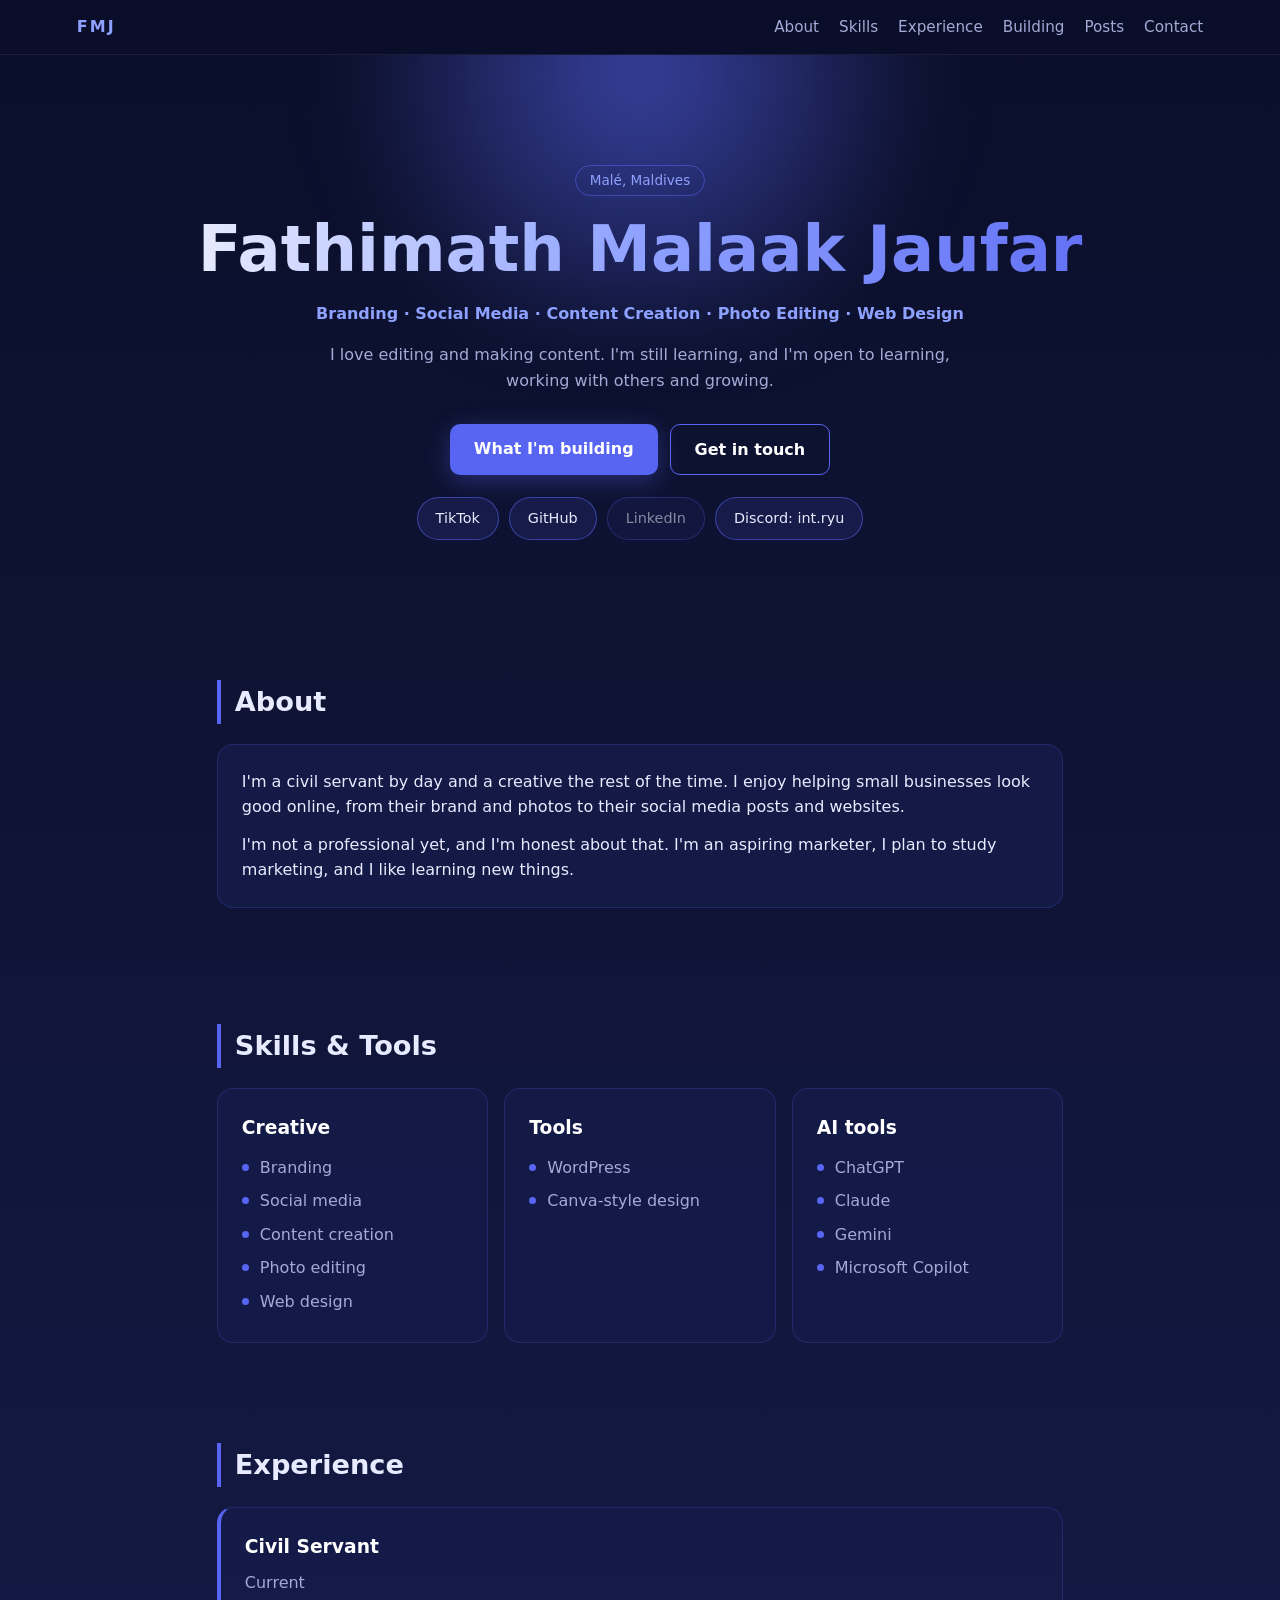
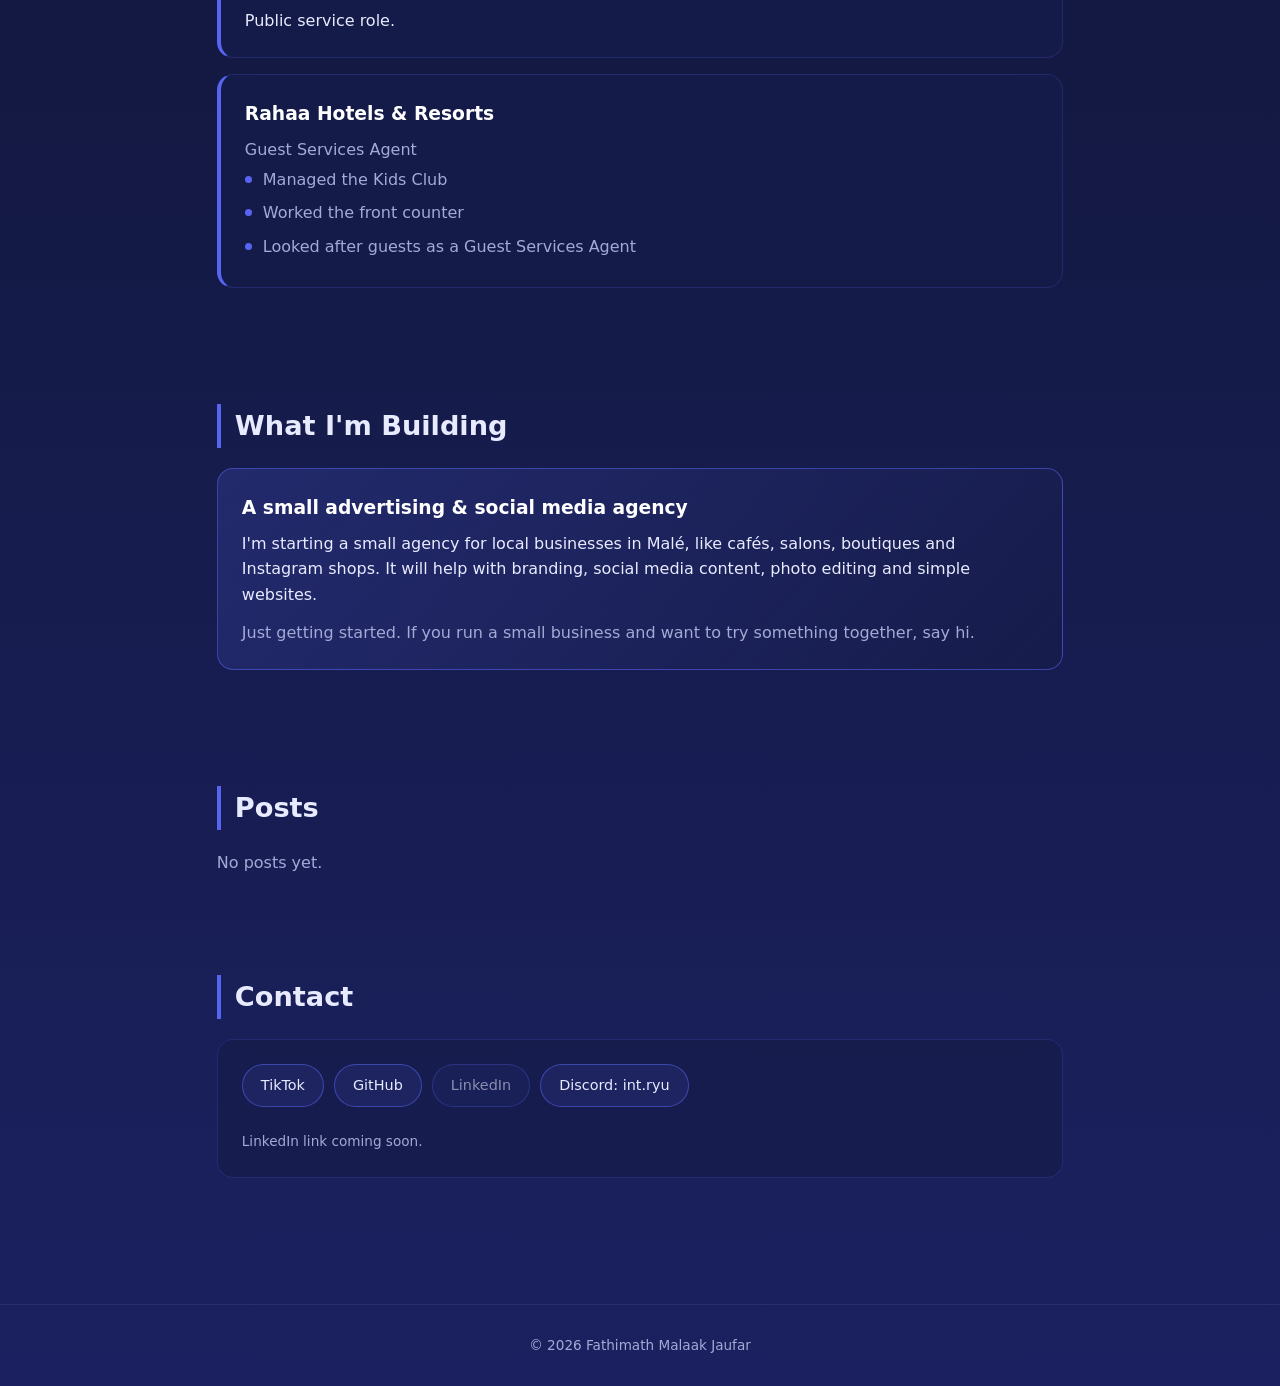
<file: index.html>
<!DOCTYPE html>
<html lang="en"><head><meta charset="utf-8"><meta name="viewport" content="width=device-width,initial-scale=1">
<title>Fathimath Malaak Jaufar</title>
<meta name="description" content="Fathimath Malaak Jaufar: branding, social media, content creation, photo editing and web design in Malé, Maldives.">
<link rel="stylesheet" href="style.css"></head><body>
<nav><a class="logo" href="#top">FMJ</a><div class="links"><a href="#about">About</a><a href="#skills">Skills</a><a href="#experience">Experience</a><a href="#building">Building</a><a href="#posts">Posts</a><a href="#contact">Contact</a></div></nav>
<header id="top" class="hero"><div class="glow"></div>
<p class="tag">Malé, Maldives</p>
<h1>Fathimath Malaak Jaufar</h1>
<p class="sub">Branding · Social Media · Content Creation · Photo Editing · Web Design</p>
<p class="lead">I love editing and making content. I'm still learning, and I'm open to learning, working with others and growing.</p>
<div class="cta"><a class="btn" href="#building">What I'm building</a><a class="btn ghost" href="#contact">Get in touch</a></div>
<div class="social"><a class="sbtn" href="https://www.tiktok.com/@yup.mv" target="_blank" rel="noopener">TikTok</a><a class="sbtn" href="https://github.com/reseachrandomv" target="_blank" rel="noopener">GitHub</a><span class="sbtn ph" title="Coming soon" aria-disabled="true">LinkedIn</span><button type="button" class="sbtn dc" data-user="int.ryu" title="Copy Discord username">Discord: int.ryu</button></div></header>
<main>
<section class="reveal" id="about"><h2>About</h2><div class="card"><p>I'm a civil servant by day and a creative the rest of the time. I enjoy helping small businesses look good online, from their brand and photos to their social media posts and websites.</p><p>I'm not a professional yet, and I'm honest about that. I'm an aspiring marketer, I plan to study marketing, and I like learning new things.</p></div></section>
<section class="reveal" id="skills"><h2>Skills &amp; Tools</h2><div class="grid">
<div class="card"><h3>Creative</h3><ul><li>Branding</li><li>Social media</li><li>Content creation</li><li>Photo editing</li><li>Web design</li></ul></div>
<div class="card"><h3>Tools</h3><ul><li>WordPress</li><li>Canva-style design</li></ul></div>
<div class="card"><h3>AI tools</h3><ul><li>ChatGPT</li><li>Claude</li><li>Gemini</li><li>Microsoft Copilot</li></ul></div></div></section>
<section class="reveal" id="experience"><h2>Experience</h2>
<div class="card tl"><h3>Civil Servant</h3><p class="muted">Current</p><p>Public service role.</p></div>
<div class="card tl"><h3>Rahaa Hotels &amp; Resorts</h3><p class="muted">Guest Services Agent</p><ul><li>Managed the Kids Club</li><li>Worked the front counter</li><li>Looked after guests as a Guest Services Agent</li></ul></div></section>
<section class="reveal" id="building"><h2>What I'm Building</h2><div class="card feature"><h3>A small advertising &amp; social media agency</h3><p>I'm starting a small agency for local businesses in Malé, like cafés, salons, boutiques and Instagram shops. It will help with branding, social media content, photo editing and simple websites.</p><p class="muted">Just getting started. If you run a small business and want to try something together, say hi.</p></div></section>
<section class="reveal" id="posts"><h2>Posts</h2><div id="post-list" class="posts"><p class="muted">Loading posts…</p></div></section>
<section class="reveal" id="contact"><h2>Contact</h2><div class="card contact"><div class="social"><a class="sbtn" href="https://www.tiktok.com/@yup.mv" target="_blank" rel="noopener">TikTok</a><a class="sbtn" href="https://github.com/reseachrandomv" target="_blank" rel="noopener">GitHub</a><span class="sbtn ph" title="Coming soon" aria-disabled="true">LinkedIn</span><button type="button" class="sbtn dc" data-user="int.ryu" title="Copy Discord username">Discord: int.ryu</button></div><p class="muted small">LinkedIn link coming soon.</p></div></section>
</main><footer>© <span id="y"></span> Fathimath Malaak Jaufar</footer>
<script>document.getElementById('y').textContent=new Date().getFullYear()
fetch('posts/posts.json',{cache:'no-store'}).then(r=>r.json()).then(d=>{
 const el=document.getElementById('post-list');const ps=(d.posts||[]).slice().sort((a,b)=>(b.date||'').localeCompare(a.date||''));
 if(!ps.length){el.innerHTML='<p class="muted">No posts yet.</p>';return}
 el.innerHTML='';ps.forEach(p=>{const c=document.createElement('article');c.className='card post';
  if(p.image){const i=document.createElement('img');i.src=p.image.replace(/^\//,'');i.alt=p.title||'';i.loading='lazy';c.appendChild(i)}
  const h=document.createElement('h3');h.textContent=p.title||'';const t=document.createElement('p');t.className='muted small';
  t.textContent=p.date?new Date(p.date+'T00:00').toLocaleDateString('en-GB',{day:'numeric',month:'long',year:'numeric'}):'';
  const b=document.createElement('p');b.textContent=p.text||'';b.style.whiteSpace='pre-line';c.append(h,t,b);el.appendChild(c)})
}).catch(()=>{document.getElementById('post-list').innerHTML='<p class="muted">Posts could not load.</p>'});

const io='IntersectionObserver' in window&&!matchMedia('(prefers-reduced-motion: reduce)').matches?new IntersectionObserver(es=>es.forEach(e=>{if(e.isIntersecting){e.target.classList.add('in');io.unobserve(e.target)}}),{threshold:.12}):null;
document.querySelectorAll('.reveal').forEach(el=>io?io.observe(el):el.classList.add('in'));

document.querySelectorAll('.dc').forEach(b=>b.addEventListener('click',()=>{const u=b.dataset.user,done=()=>{b.textContent='Copied: '+u;setTimeout(()=>b.textContent='Discord: '+u,1600)};
 if(navigator.clipboard)navigator.clipboard.writeText(u).then(done,()=>prompt('Discord username:',u));else prompt('Discord username:',u)}));
</script>
</body></html>
</file>
<file: style.css>
:root{--bg:#0b0f2a;--bg2:#141a45;--card:#161c4acc;--blurple:#5865F2;--glow:#8ea1ff;--text:#e8ebff;--muted:#a3aad6}
*{box-sizing:border-box;margin:0;padding:0}html{scroll-behavior:smooth}
body{font-family:system-ui,-apple-system,"Segoe UI",Roboto,sans-serif;color:var(--text);background:linear-gradient(180deg,var(--bg),var(--bg2) 60%,#1b2160);line-height:1.6;min-height:100vh}
nav{position:sticky;top:0;z-index:10;display:flex;justify-content:space-between;align-items:center;padding:14px 6vw;background:#0b0f2ae6;backdrop-filter:blur(8px);border-bottom:1px solid #ffffff12}
.logo{font-weight:800;color:var(--glow);text-decoration:none;letter-spacing:2px}
.links a{color:var(--muted);text-decoration:none;margin-left:20px;font-size:.95rem}.links a:hover{color:#fff}
.hero{position:relative;text-align:center;padding:110px 6vw 90px;overflow:hidden}
.glow{position:absolute;inset:-40% 20% auto;height:500px;background:radial-gradient(circle,#5865F299,transparent 65%);filter:blur(40px);z-index:-1}
.tag{display:inline-block;padding:4px 14px;border:1px solid #5865F288;border-radius:99px;color:var(--glow);font-size:.85rem;margin-bottom:18px}
h1{font-size:clamp(2.2rem,6vw,4rem);line-height:1.1;background:linear-gradient(90deg,#fff,var(--glow),var(--blurple));-webkit-background-clip:text;background-clip:text;color:transparent}
.sub{margin:16px 0;color:var(--glow);font-weight:600}.lead{max-width:620px;margin:0 auto;color:var(--muted)}
.cta{margin-top:30px;display:flex;gap:12px;justify-content:center;flex-wrap:wrap}
.btn{display:inline-block;padding:12px 24px;border-radius:10px;background:var(--blurple);color:#fff;text-decoration:none;font-weight:600;box-shadow:0 6px 24px #5865F255;transition:.2s}
.btn:hover{transform:translateY(-2px);box-shadow:0 8px 30px #5865F288}.btn.ghost{background:transparent;border:1px solid var(--blurple);box-shadow:none}
main{max-width:1000px;margin:0 auto;padding:0 6vw 60px}section{padding:50px 0}
h2{font-size:1.7rem;margin-bottom:20px;padding-left:14px;border-left:4px solid var(--blurple)}h3{margin-bottom:8px;color:#fff}
.card{background:var(--card);border:1px solid #5865F233;border-radius:16px;padding:24px;margin-bottom:16px}.card p+p{margin-top:12px}
.grid{display:grid;grid-template-columns:repeat(auto-fit,minmax(220px,1fr));gap:16px}.grid .card{margin:0}
ul{list-style:none}li{padding:4px 0 4px 18px;position:relative;color:var(--muted)}li:before{content:"";position:absolute;left:0;top:13px;width:7px;height:7px;border-radius:50%;background:var(--blurple)}
.tl{border-left:4px solid var(--blurple)}.muted{color:var(--muted)}.small{font-size:.85rem;margin-top:12px}
.feature{background:linear-gradient(135deg,#5865F233,#161c4a);border-color:#5865F288}
.contact{display:flex;gap:12px;flex-wrap:wrap;align-items:center}.contact .small{width:100%}
footer{text-align:center;padding:30px;color:var(--muted);font-size:.85rem;border-top:1px solid #ffffff12}
@media(max-width:640px){.links{display:none}.hero{padding:80px 6vw 60px}}
.posts{display:grid;grid-template-columns:repeat(auto-fit,minmax(260px,1fr));gap:16px}.posts .card{margin:0}.post img{width:100%;border-radius:10px;margin-bottom:12px;aspect-ratio:16/10;object-fit:cover}.post .small{margin:0 0 8px}

.glow{animation:pulse 8s ease-in-out infinite alternate;will-change:transform,opacity}
@keyframes pulse{from{transform:translateX(-8%) scale(1);opacity:.75}to{transform:translateX(8%) scale(1.15);opacity:1}}
h1{background-size:200% auto;background-image:linear-gradient(90deg,#fff,var(--glow),var(--blurple),var(--glow),#fff);animation:shine 8s linear infinite}
@keyframes shine{to{background-position:200% center}}
.card{transition:transform .25s,box-shadow .25s,border-color .25s}
.card:hover{transform:translateY(-4px);border-color:#5865F299;box-shadow:0 10px 34px #5865F240}
nav{backdrop-filter:blur(12px);-webkit-backdrop-filter:blur(12px);background:#0b0f2aa6}
.reveal{opacity:0;transform:translateY(28px);transition:opacity .7s ease,transform .7s ease}.reveal.in{opacity:1;transform:none}
@media(prefers-reduced-motion:reduce){*,*:before,*:after{animation:none!important;transition:none!important}html{scroll-behavior:auto}.reveal{opacity:1;transform:none}}
.social{display:flex;gap:10px;justify-content:center;flex-wrap:wrap;margin-top:22px}.contact .social{justify-content:flex-start;margin:0}.sbtn{padding:9px 18px;border-radius:99px;border:1px solid #5865F288;color:var(--text);text-decoration:none;font-size:.9rem;background:#5865F21f;transition:.2s}.sbtn:hover{background:var(--blurple);box-shadow:0 6px 22px #5865F266;transform:translateY(-2px)}.sbtn.ph{opacity:.55;cursor:default}
button.sbtn{font:inherit;font-size:.9rem;cursor:pointer}
</file>
